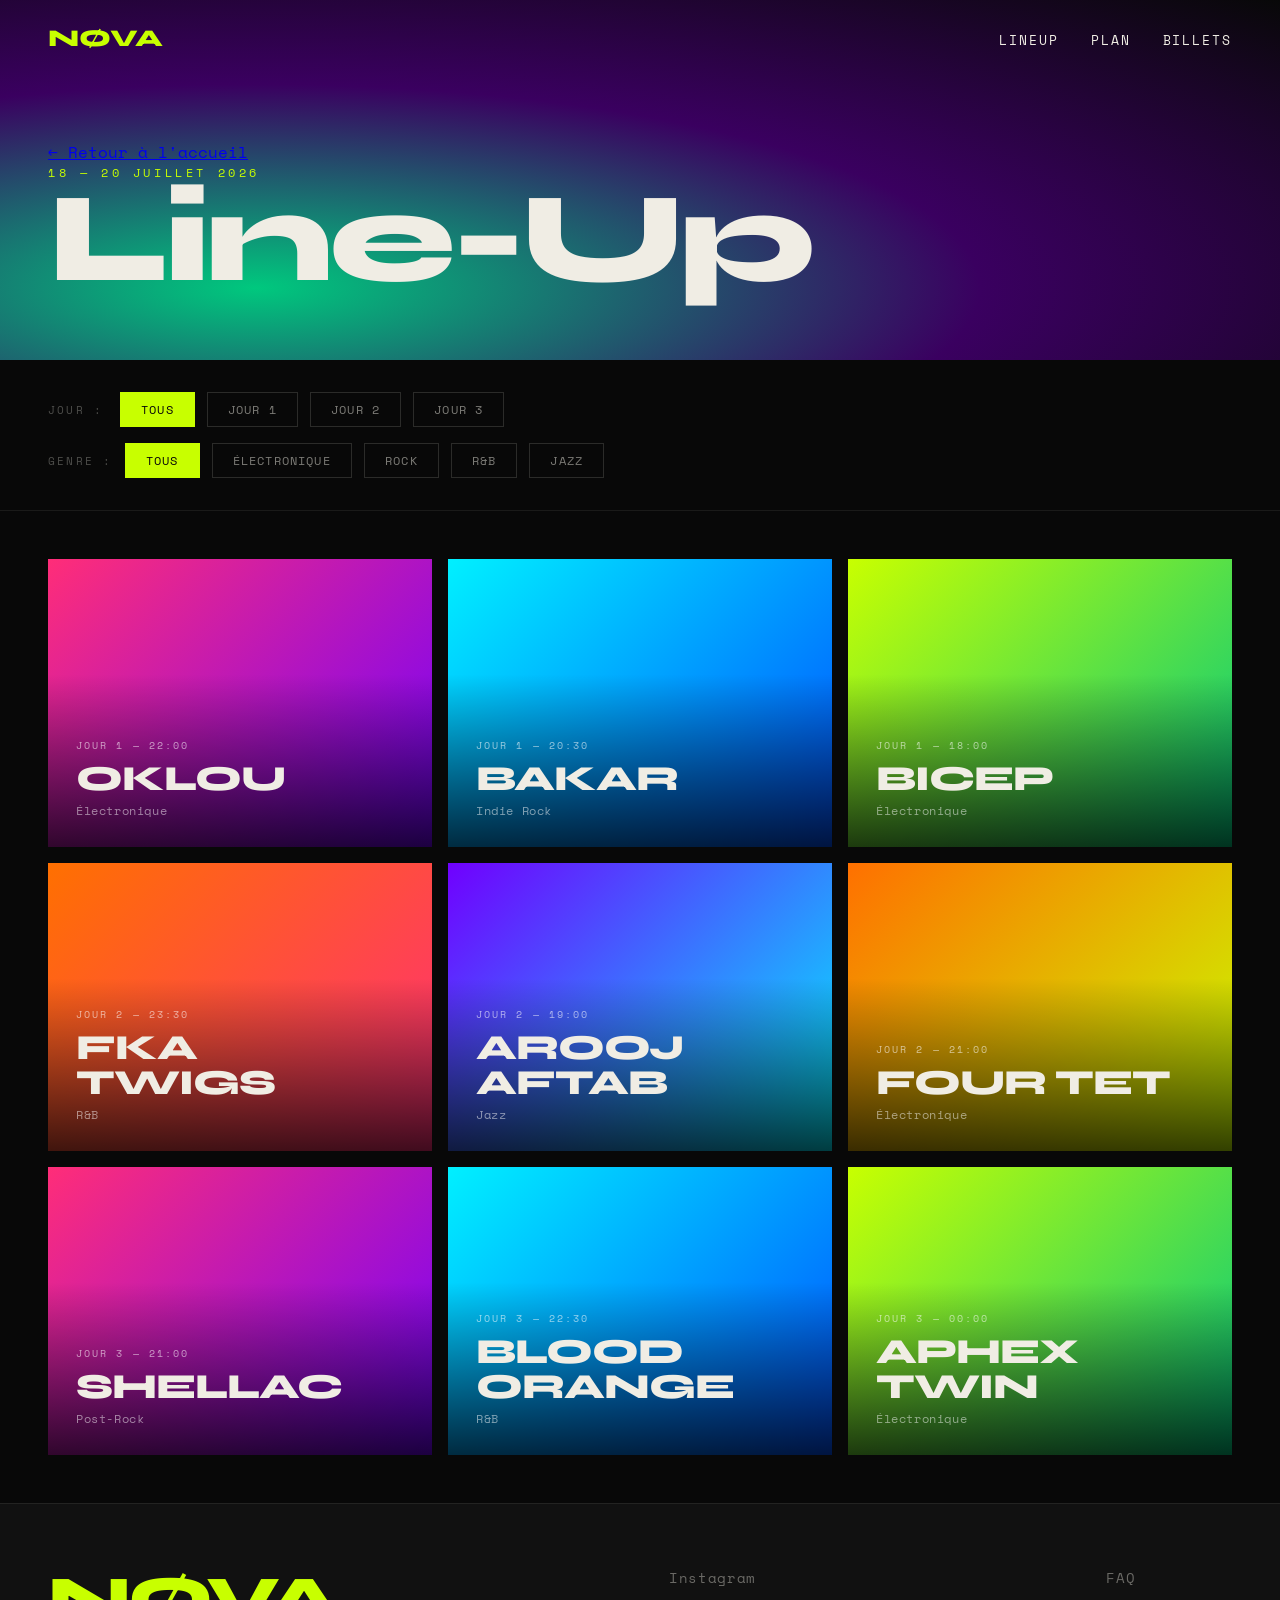
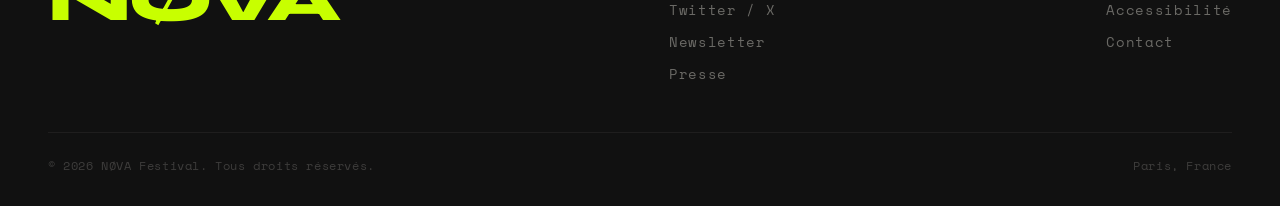
<file: lineup.html>
<!DOCTYPE html>
<html lang="fr">
<head>
  <meta charset="UTF-8" />
  <meta name="viewport" content="width=device-width, initial-scale=1.0" />
  <title>NØVA Festival — Lineup</title>
  <link href="https://fonts.googleapis.com/css2?family=Syne:wght@400;700;800&family=Space+Mono&display=swap" rel="stylesheet" />
  <link rel="stylesheet" href="css/style.css" />
  <link rel="stylesheet" href="css/lineup.css" />
</head>
<body>

  <!-- NAVBAR -->
  <nav class="navbar">
    <a href="index.html" class="logo">NØVA</a>
    <ul class="nav-links">
      <li><a href="lineup.html">Lineup</a></li>
      <li><a href="map.html">Plan</a></li>
      <li><a href="tickets.html">Billets</a></li>
    </ul>
  </nav>

  <!-- HERO -->
  <section class="lineup-hero">
    <a href="index.html" class="back-link">← Retour à l'accueil</a>
    <p class="hero-eyebrow">18 — 20 Juillet 2026</p>
    <h1 class="lineup-title">Line-Up</h1>
  </section>

  <!-- FILTRES -->
  <section class="filters-section">
    <div class="filters-group">
      <span class="filter-label">Jour :</span>
      <button class="filter-btn active" data-filter="all">Tous</button>
      <button class="filter-btn" data-filter="jour1">Jour 1</button>
      <button class="filter-btn" data-filter="jour2">Jour 2</button>
      <button class="filter-btn" data-filter="jour3">Jour 3</button>
    </div>
    <div class="filters-group">
      <span class="filter-label">Genre :</span>
      <button class="filter-btn active" data-filter="all">Tous</button>
      <button class="filter-btn" data-filter="electro">Électronique</button>
      <button class="filter-btn" data-filter="rock">Rock</button>
      <button class="filter-btn" data-filter="rnb">R&B</button>
      <button class="filter-btn" data-filter="jazz">Jazz</button>
    </div>
  </section>

  <!-- GRILLE ARTISTES -->
  <section class="artists-section">
    <div class="artists-grid" id="artists-grid">

      <div class="artist-card-full" data-day="jour1" data-genre="electro">
        <div class="artist-bg bg-1"></div>
        <div class="artist-info">
          <span class="artist-day">JOUR 1 — 22:00</span>
          <h3 class="artist-name">OKLOU</h3>
          <p class="artist-genre">Électronique</p>
        </div>
      </div>

      <div class="artist-card-full" data-day="jour1" data-genre="rock">
        <div class="artist-bg bg-2"></div>
        <div class="artist-info">
          <span class="artist-day">JOUR 1 — 20:30</span>
          <h3 class="artist-name">BAKAR</h3>
          <p class="artist-genre">Indie Rock</p>
        </div>
      </div>

      <div class="artist-card-full" data-day="jour1" data-genre="electro">
        <div class="artist-bg bg-3"></div>
        <div class="artist-info">
          <span class="artist-day">JOUR 1 — 18:00</span>
          <h3 class="artist-name">BICEP</h3>
          <p class="artist-genre">Électronique</p>
        </div>
      </div>

      <div class="artist-card-full" data-day="jour2" data-genre="rnb">
        <div class="artist-bg bg-4"></div>
        <div class="artist-info">
          <span class="artist-day">JOUR 2 — 23:30</span>
          <h3 class="artist-name">FKA TWIGS</h3>
          <p class="artist-genre">R&B</p>
        </div>
      </div>

      <div class="artist-card-full" data-day="jour2" data-genre="jazz">
        <div class="artist-bg bg-5"></div>
        <div class="artist-info">
          <span class="artist-day">JOUR 2 — 19:00</span>
          <h3 class="artist-name">AROOJ AFTAB</h3>
          <p class="artist-genre">Jazz</p>
        </div>
      </div>

      <div class="artist-card-full" data-day="jour2" data-genre="electro">
        <div class="artist-bg bg-6"></div>
        <div class="artist-info">
          <span class="artist-day">JOUR 2 — 21:00</span>
          <h3 class="artist-name">FOUR TET</h3>
          <p class="artist-genre">Électronique</p>
        </div>
      </div>

      <div class="artist-card-full" data-day="jour3" data-genre="rock">
        <div class="artist-bg bg-1"></div>
        <div class="artist-info">
          <span class="artist-day">JOUR 3 — 21:00</span>
          <h3 class="artist-name">SHELLAC</h3>
          <p class="artist-genre">Post-Rock</p>
        </div>
      </div>

      <div class="artist-card-full" data-day="jour3" data-genre="rnb">
        <div class="artist-bg bg-2"></div>
        <div class="artist-info">
          <span class="artist-day">JOUR 3 — 22:30</span>
          <h3 class="artist-name">BLOOD ORANGE</h3>
          <p class="artist-genre">R&B</p>
        </div>
      </div>

      <div class="artist-card-full" data-day="jour3" data-genre="electro">
        <div class="artist-bg bg-3"></div>
        <div class="artist-info">
          <span class="artist-day">JOUR 3 — 00:00</span>
          <h3 class="artist-name">APHEX TWIN</h3>
          <p class="artist-genre">Électronique</p>
        </div>
      </div>

    </div>
  </section>

  <!-- FOOTER -->
  <footer class="footer">
    <div class="footer-top">
      <div class="footer-brand">NØVA</div>
      <div class="footer-links">
        <a href="#">Instagram</a>
        <a href="#">Twitter / X</a>
        <a href="#">Newsletter</a>
        <a href="#">Presse</a>
      </div>
      <div class="footer-links">
        <a href="#">FAQ</a>
        <a href="#">Accessibilité</a>
        <a href="#">Contact</a>
      </div>
    </div>
    <div class="footer-bottom">
      <span>© 2026 NØVA Festival. Tous droits réservés.</span>
      <span>Paris, France</span>
    </div>
  </footer>

  <script src="https://cdnjs.cloudflare.com/ajax/libs/gsap/3.12.5/gsap.min.js"></script>
  <script src="js/lineup.js"></script>

</body>
</html>
</file>
<file: css/style.css>
/* ── VARIABLES & RESET ── */
:root {
  --acid: #C8FF00;
  --magenta: #FF2D78;
  --ink: #080808;
  --paper: #F0EDE4;
}

* {
  margin: 0;
  padding: 0;
  box-sizing: border-box;
}

body {
  background: var(--ink);
  color: var(--paper);
  font-family: 'Space Mono', monospace;
  cursor: none;
}

/* ── CURSEUR CUSTOM ── */
#cursor {
  position: fixed;
  width: 10px;
  height: 10px;
  background: var(--acid);
  border-radius: 50%;
  pointer-events: none;
  z-index: 9999;
  transform: translate(-50%, -50%);
  transition: width 0.2s, height 0.2s, background 0.2s;
  mix-blend-mode: exclusion;
}

#cursor-ring {
  position: fixed;
  width: 36px;
  height: 36px;
  border: 2px solid var(--acid);
  border-radius: 50%;
  pointer-events: none;
  z-index: 9998;
  transform: translate(-50%, -50%);
  transition: width 0.3s, height 0.3s, border-color 0.3s;
  mix-blend-mode: exclusion;
}

#cursor.cursor-hover {
  width: 20px;
  height: 20px;
  background: var(--magenta);
}

#cursor-ring.cursor-hover {
  width: 60px;
  height: 60px;
  border-color: var(--magenta);
}

/* ── NAVBAR ── */
.navbar {
  position: fixed;
  top: 0; left: 0; right: 0;
  display: flex;
  align-items: center;
  justify-content: space-between;
  padding: 24px 48px;
  z-index: 100;
}

.logo {
  font-family: 'Syne', sans-serif;
  font-weight: 800;
  font-size: 1.5rem;
  color: var(--acid);
  text-decoration: none;
}

.nav-links {
  list-style: none;
  display: flex;
  gap: 32px;
}

.nav-links a {
  color: var(--paper);
  text-decoration: none;
  font-size: 0.8rem;
  letter-spacing: 0.15em;
  text-transform: uppercase;
}

.nav-links a:hover {
  color: var(--acid);
}

/* ── HERO ── */
.hero {
  min-height: 100vh;
  display: flex;
  align-items: center;
  justify-content: center;
  text-align: center;
  background: radial-gradient(ellipse at 60% 40%, #3a0060 0%, var(--ink) 70%);
}

.hero-content {
  display: flex;
  flex-direction: column;
  align-items: center;
  gap: 24px;
}

.hero-eyebrow {
  font-size: 0.75rem;
  letter-spacing: 0.3em;
  text-transform: uppercase;
  color: var(--acid);
}

.hero-title {
  font-family: 'Syne', sans-serif;
  font-weight: 800;
  font-size: clamp(4rem, 14vw, 12rem);
  line-height: 0.9;
  letter-spacing: -0.04em;
}

.hero-date {
  font-size: 0.9rem;
  letter-spacing: 0.1em;
  color: rgba(240, 237, 228, 0.5);
}

/* ── BOUTON ── */
.btn {
  display: inline-block;
  background: var(--acid);
  color: var(--ink);
  font-family: 'Syne', sans-serif;
  font-weight: 700;
  padding: 18px 36px;
  text-decoration: none;
  transition: background 0.3s;
}

.btn:hover {
  background: var(--magenta);
  color: var(--paper);
}

/* ── MARQUEE ── */
.marquee-wrap {
  background: var(--acid);
  color: var(--ink);
  overflow: hidden;
  white-space: nowrap;
  padding: 14px 0;
  font-family: 'Syne', sans-serif;
  font-weight: 700;
  font-size: 1rem;
  letter-spacing: 0.05em;
}

.marquee-inner {
  display: inline-block;
  animation: marquee 20s linear infinite;
}

.marquee-inner span {
  margin: 0 32px;
}

.marquee-inner .dot {
  color: var(--magenta);
}

/* ── COUNTDOWN ── */
.countdown-section {
  padding: 80px 48px;
  text-align: center;
  background: var(--ink);
}

.countdown-label {
  font-size: 0.8rem;
  letter-spacing: 0.3em;
  text-transform: uppercase;
  color: rgba(240, 237, 228, 0.4);
  margin-bottom: 40px;
}

.countdown {
  display: flex;
  align-items: center;
  justify-content: center;
  gap: 16px;
}

.countdown-item {
  display: flex;
  flex-direction: column;
  align-items: center;
  gap: 8px;
}

.countdown-item span {
  font-family: 'Syne', sans-serif;
  font-weight: 800;
  font-size: clamp(3rem, 8vw, 7rem);
  line-height: 1;
  color: var(--paper);
  letter-spacing: -0.04em;
}

.countdown-item p {
  font-size: 0.7rem;
  letter-spacing: 0.2em;
  text-transform: uppercase;
  color: rgba(240, 237, 228, 0.4);
}

.countdown-sep {
  font-family: 'Syne', sans-serif;
  font-weight: 800;
  font-size: clamp(3rem, 8vw, 7rem);
  color: var(--acid);
  line-height: 1;
  margin-bottom: 28px;
}

/* ── LINEUP SECTION ── */
.lineup-section {
  padding: 80px 48px;
  background: var(--ink);
}

.lineup-header {
  display: flex;
  align-items: center;
  justify-content: space-between;
  margin-bottom: 48px;
}

.section-label {
  font-family: 'Syne', sans-serif;
  font-weight: 800;
  font-size: 1.5rem;
  color: var(--paper);
  letter-spacing: -0.02em;
}

.btn-outline {
  color: var(--paper);
  text-decoration: none;
  font-size: 0.8rem;
  letter-spacing: 0.1em;
  text-transform: uppercase;
  border-bottom: 1px solid var(--paper);
  padding-bottom: 4px;
  transition: color 0.3s, border-color 0.3s;
}

.btn-outline:hover {
  color: var(--acid);
  border-color: var(--acid);
}

.lineup-grid {
  display: grid;
  grid-template-columns: repeat(4, 1fr);
  gap: 16px;
}

.artist-card {
  position: relative;
  aspect-ratio: 3/4;
  overflow: hidden;
  cursor: none;
}

.artist-bg {
  position: absolute;
  inset: 0;
  transition: transform 0.6s ease;
}

.artist-card:hover .artist-bg {
  transform: scale(1.06);
}

.bg-1 { background: linear-gradient(135deg, #FF2D78 0%, #7000FF 100%); }
.bg-2 { background: linear-gradient(135deg, #00F0FF 0%, #0050FF 100%); }
.bg-3 { background: linear-gradient(135deg, #C8FF00 0%, #00C87E 100%); }
.bg-4 { background: linear-gradient(135deg, #FF7000 0%, #FF2D78 100%); }

.artist-info {
  position: absolute;
  inset: 0;
  display: flex;
  flex-direction: column;
  justify-content: flex-end;
  padding: 24px;
  background: linear-gradient(to top, rgba(0,0,0,0.7) 0%, transparent 60%);
}

.artist-day {
  font-size: 0.65rem;
  letter-spacing: 0.2em;
  text-transform: uppercase;
  color: rgba(255,255,255,0.6);
  margin-bottom: 8px;
}

.artist-name {
  font-family: 'Syne', sans-serif;
  font-weight: 800;
  font-size: 1.8rem;
  letter-spacing: -0.03em;
  line-height: 1;
  color: var(--paper);
  margin-bottom: 6px;
}

.artist-genre {
  font-size: 0.75rem;
  color: rgba(255,255,255,0.5);
  letter-spacing: 0.05em;
}

/* ── STATS ── */
.stats-section {
  padding: 80px 48px;
  background: linear-gradient(135deg, #3a0060 0%, #FF2D78 50%, #FF7000 100%);
  position: relative;
  overflow: hidden;
}

.stats-section::before {
  content: '';
  position: absolute;
  inset: 0;
  background: rgba(0, 0, 0, 0.2);
}

.stats-grid {
  position: relative;
  z-index: 2;
  display: grid;
  grid-template-columns: repeat(4, 1fr);
  gap: 32px;
  text-align: center;
}

.stat-num {
  font-family: 'Syne', sans-serif;
  font-weight: 800;
  font-size: clamp(3rem, 6vw, 5rem);
  letter-spacing: -0.04em;
  line-height: 1;
  color: var(--paper);
  display: block;
}

.stat-label {
  font-size: 0.8rem;
  letter-spacing: 0.2em;
  text-transform: uppercase;
  color: rgba(240, 237, 228, 0.6);
  margin-top: 8px;
}

/* ── MANIFESTE ── */
.manifesto-section {
  padding: 120px 48px;
  background: #1a1a2e;
  position: relative;
  overflow: hidden;
}

.manifesto-section::before {
  content: 'NØVA';
  position: absolute;
  font-family: 'Syne', sans-serif;
  font-weight: 800;
  font-size: clamp(8rem, 20vw, 18rem);
  color: rgba(255, 255, 255, 0.04);
  top: 50%;
  left: 50%;
  transform: translate(-50%, -50%);
  white-space: nowrap;
  pointer-events: none;
  letter-spacing: -0.05em;
}

.manifesto-content {
  position: relative;
  z-index: 2;
  max-width: 800px;
}

.manifesto-title {
  font-family: 'Syne', sans-serif;
  font-weight: 800;
  font-size: clamp(2.5rem, 5vw, 4.5rem);
  letter-spacing: -0.04em;
  line-height: 1.05;
  margin: 24px 0 32px;
  color: var(--paper);
}

.manifesto-title em {
  font-style: normal;
  color: var(--magenta);
}

.manifesto-body {
  font-size: clamp(1rem, 1.5vw, 1.15rem);
  line-height: 1.8;
  color: rgba(240, 237, 228, 0.6);
  max-width: 600px;
  margin-bottom: 48px;
}

/* ── FOOTER ── */
.footer {
  background: #111111;
  padding: 64px 48px 32px;
  border-top: 1px solid rgba(240, 237, 228, 0.08);
}

.footer-top {
  display: flex;
  justify-content: space-between;
  align-items: flex-start;
  flex-wrap: wrap;
  gap: 40px;
  margin-bottom: 48px;
}

.footer-brand {
  font-family: 'Syne', sans-serif;
  font-weight: 800;
  font-size: clamp(2.5rem, 5vw, 4.5rem);
  letter-spacing: -0.05em;
  line-height: 1;
  color: var(--acid);
}

.footer-links {
  display: flex;
  flex-direction: column;
  gap: 12px;
}

.footer-links a {
  color: rgba(240, 237, 228, 0.4);
  text-decoration: none;
  font-size: 0.85rem;
  letter-spacing: 0.05em;
  transition: color 0.3s;
}

.footer-links a:hover {
  color: var(--paper);
}

.footer-bottom {
  display: flex;
  justify-content: space-between;
  align-items: center;
  flex-wrap: wrap;
  gap: 12px;
  padding-top: 24px;
  border-top: 1px solid rgba(240, 237, 228, 0.06);
  font-size: 0.75rem;
  color: rgba(240, 237, 228, 0.2);
  letter-spacing: 0.05em;
}

/* ── RESPONSIVE MOBILE ── */
@media (max-width: 768px) {

  /* Cache le curseur custom sur mobile */
  #cursor, #cursor-ring { display: none; }
  body { cursor: auto; }

  /* Navbar */
  .navbar { padding: 20px 24px; }
  .nav-links { display: none; }

  /* Hero */
  .hero { padding: 0 24px; }
  .hero-title {
    font-size: clamp(2.5rem, 15vw, 5rem);
    overflow: hidden;
    width: 100%;
    word-break: break-word;
}

  /* Countdown */
  .countdown-section { padding: 48px 24px; }
  .countdown {
    gap: 8px;
    flex-wrap: wrap;
  }
  .countdown-item span {
    font-size: clamp(2rem, 10vw, 3.5rem);
  }
  .countdown-sep {
    font-size: clamp(2rem, 10vw, 3.5rem);
  }

  /* Lineup */
  .lineup-section { padding: 48px 24px; }
  .lineup-header {
    flex-direction: column;
    align-items: flex-start;
    gap: 16px;
  }
  .lineup-grid { grid-template-columns: repeat(2, 1fr); }

  /* Stats */
  .stats-section { padding: 48px 24px; }
  .stats-grid {
    grid-template-columns: repeat(2, 1fr);
    gap: 24px;
  }

  /* Manifeste */
  .manifesto-section { padding: 64px 24px; }

  /* Footer */
  .footer { padding: 48px 24px 24px; }
  .footer-top {
    flex-direction: column;
    gap: 24px;
  }
}
</file>
<file: css/lineup.css>
/* ── LINEUP HERO ── */
.lineup-hero {
  min-height: 40vh;
  display: flex;
  flex-direction: column;
  align-items: flex-start;
  justify-content: flex-end;
  padding: 120px 48px 64px;
  background: radial-gradient(ellipse at 20% 80%, #00C87E 0%, #3a0060 50%, var(--ink) 100%);
}

.lineup-title {
  font-family: 'Syne', sans-serif;
  font-weight: 800;
  font-size: clamp(4rem, 10vw, 9rem);
  letter-spacing: -0.04em;
  line-height: 0.9;
}

/* ── FILTRES ── */
.filters-section {
  padding: 32px 48px;
  background: var(--ink);
  border-bottom: 1px solid rgba(240, 237, 228, 0.08);
  display: flex;
  flex-direction: column;
  gap: 16px;
}

.filters-group {
  display: flex;
  align-items: center;
  gap: 12px;
  flex-wrap: wrap;
}

.filter-label {
  font-size: 0.7rem;
  letter-spacing: 0.2em;
  text-transform: uppercase;
  color: rgba(240, 237, 228, 0.3);
  min-width: 60px;
}

.filter-btn {
  background: transparent;
  border: 1px solid rgba(240, 237, 228, 0.15);
  color: rgba(240, 237, 228, 0.5);
  font-family: 'Space Mono', monospace;
  font-size: 0.75rem;
  letter-spacing: 0.1em;
  padding: 8px 20px;
  cursor: pointer;
  transition: all 0.3s;
  text-transform: uppercase;
}

.filter-btn:hover {
  border-color: var(--acid);
  color: var(--acid);
}

.filter-btn.active {
  background: var(--acid);
  border-color: var(--acid);
  color: var(--ink);
}

/* ── GRILLE ARTISTES ── */
.artists-section {
  padding: 48px;
  background: var(--ink);
  min-height: 60vh;
}

.artists-grid {
  display: grid;
  grid-template-columns: repeat(3, 1fr);
  gap: 16px;
}

.artist-card-full {
  position: relative;
  aspect-ratio: 4/3;
  overflow: hidden;
  cursor: pointer;
  transition: opacity 0.4s ease, transform 0.4s ease;
}

.artist-card-full .artist-bg {
  position: absolute;
  inset: 0;
  transition: transform 0.6s ease;
}

.artist-card-full:hover .artist-bg {
  transform: scale(1.06);
}

.bg-5 { background: linear-gradient(135deg, #7000FF 0%, #00F0FF 100%); }
.bg-6 { background: linear-gradient(135deg, #FF7000 0%, #C8FF00 100%); }

.artist-card-full .artist-info {
  position: absolute;
  inset: 0;
  display: flex;
  flex-direction: column;
  justify-content: flex-end;
  padding: 28px;
  background: linear-gradient(to top, rgba(0,0,0,0.75) 0%, transparent 60%);
}

.artist-card-full .artist-day {
  font-size: 0.65rem;
  letter-spacing: 0.2em;
  text-transform: uppercase;
  color: rgba(255,255,255,0.6);
  margin-bottom: 8px;
}

.artist-card-full .artist-name {
  font-family: 'Syne', sans-serif;
  font-weight: 800;
  font-size: clamp(1.5rem, 3vw, 2.2rem);
  letter-spacing: -0.03em;
  line-height: 1;
  color: var(--paper);
  margin-bottom: 6px;
}

.artist-card-full .artist-genre {
  font-size: 0.75rem;
  color: rgba(255,255,255,0.5);
  letter-spacing: 0.05em;
}

.artist-card-full.hidden {
  display: none;
}
</file>
